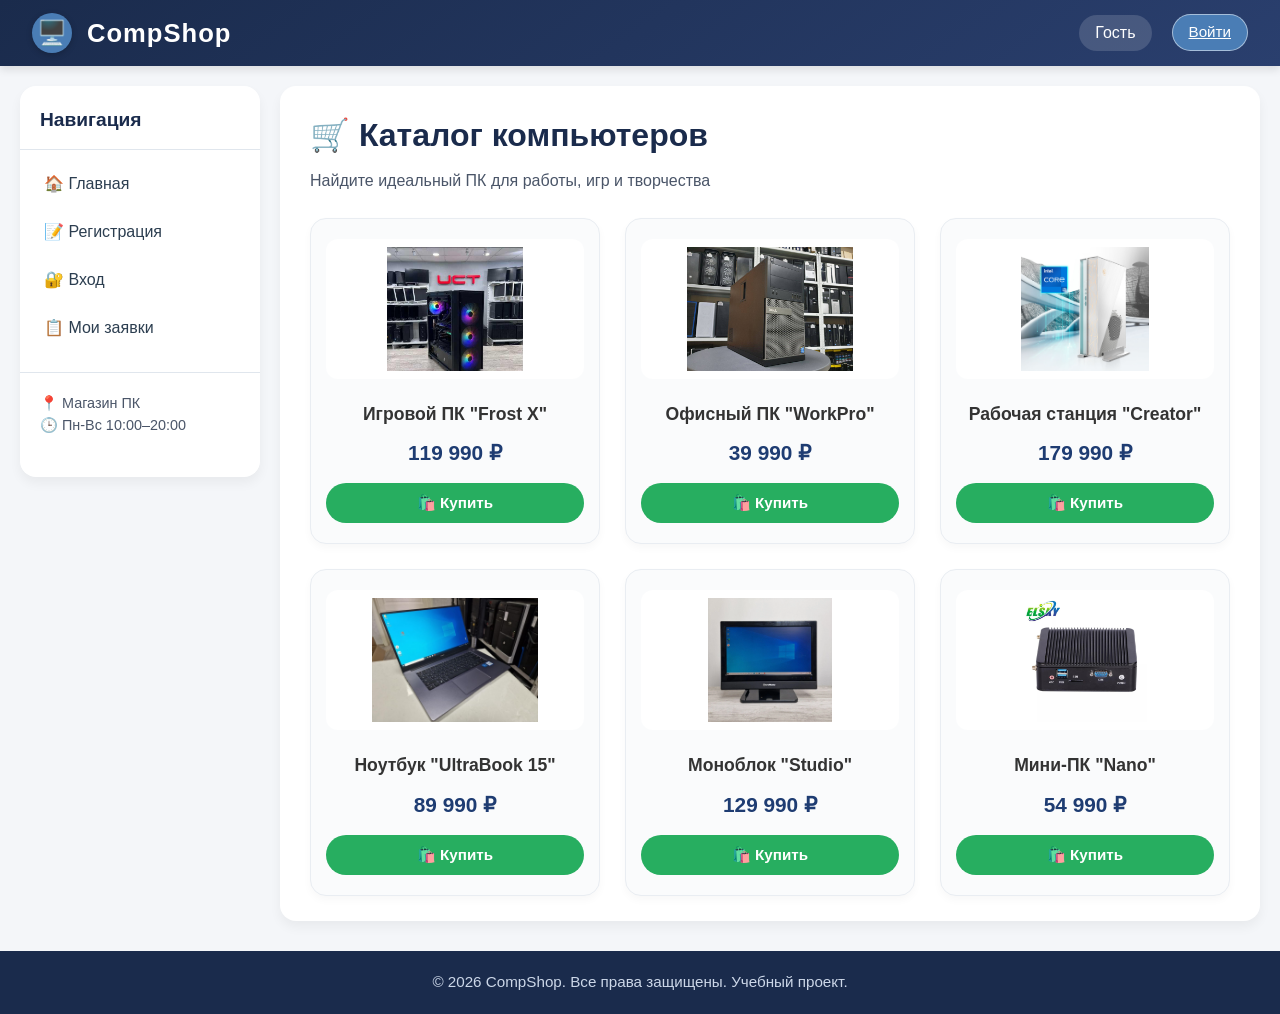
<file: index.html>
<!DOCTYPE html>
<html lang="ru">
<head>
    <meta charset="UTF-8">
    <meta name="viewport" content="width=device-width, initial-scale=1.0, maximum-scale=1.5">
    <title>CompShop — магазин компьютеров</title>
    <link rel="stylesheet" href="style.css">
</head>
<body>
    <!-- Шапка сайта -->
    <header class="header">
        <div class="logo">
            <div class="logo-icon">🖥️</div>
            <span class="logo-text">CompShop</span>
        </div>
        <div class="user-info">
            <span id="userDisplay">Гость</span>
            <button id="logoutBtn" class="btn-logout" style="display: none;">Выйти</button>
            <a href="login.html" id="loginLink" class="btn-logout" style="background: #4a7db5;">Войти</a>
        </div>
    </header>

    <div class="container">
        <!-- Вертикальное меню -->
        <nav class="vertical-menu">
            <div class="menu-title">Навигация</div>
            <ul>
                <li><a href="index.html">🏠 Главная</a></li>
                <li><a href="register.html">📝 Регистрация</a></li>
                <li><a href="login.html">🔐 Вход</a></li>
                <li><a href="create_request.html">📋 Мои заявки</a></li>
            </ul>
            <div style="padding: 20px; margin-top: 10px; border-top: 1px solid #e0e6ed;">
                <p style="font-size: 0.9rem; color: #4a5568;">📍 Магазин ПК<br>🕒 Пн-Вс 10:00–20:00</p>
            </div>
        </nav>

        <!-- Основной контент: каталог товаров -->
        <main class="content">
            <h1>🛒 Каталог компьютеров</h1>
            <p style="margin-bottom: 25px; color: #4a5568;">Найдите идеальный ПК для работы, игр и творчества</p>

            <div class="catalog-grid" id="catalogContainer">
                <!-- Карточки генерируются через JS, либо можно статично -->
            </div>
        </main>
    </div>

    <!-- Подвал -->
    <footer class="footer">
        © 2026 CompShop. Все права защищены. Учебный проект.
    </footer>

    <script src="script.js"></script>
    <script>
        // Рендер каталога (можно и статично, но для гибкости сделаем через JS)
        const catalogData = [
            { id: 1, name: 'Игровой ПК "Frost X"', price: '119 990 ₽', img: 'images/pc1.png' },
            { id: 2, name: 'Офисный ПК "WorkPro"', price: '39 990 ₽', img: 'images/pc2.png' },
            { id: 3, name: 'Рабочая станция "Creator"', price: '179 990 ₽', img: 'images/pc3.png' },
            { id: 4, name: 'Ноутбук "UltraBook 15"', price: '89 990 ₽', img: 'images/notebook1.png' },
            { id: 5, name: 'Моноблок "Studio"', price: '129 990 ₽', img: 'images/aio.png' },
            { id: 6, name: 'Мини-ПК "Nano"', price: '54 990 ₽', img: 'images/minipc.png' }
        ];

        const container = document.getElementById('catalogContainer');
        if (container) {
            catalogData.forEach(p => {
                const card = document.createElement('div');
                card.className = 'product-card';
                card.innerHTML = `
                    <img src="${p.img}" alt="${p.name}" class="product-image" onerror="this.src='https://via.placeholder.com/200x140/2a3f6e/ffffff?text=${encodeURIComponent(p.name)}'">
                    <div class="product-title">${p.name}</div>
                    <div class="product-price">${p.price}</div>
                    <button class="btn-add" data-id="${p.id}" data-name="${p.name}" data-price="${p.price}">🛍️ Купить</button>
                `;
                container.appendChild(card);
            });
        }

        // Обработчик кнопок "Купить" (демонстрация, можно расширить)
        document.addEventListener('click', (e) => {
            if (e.target.classList.contains('btn-add')) {
                const name = e.target.dataset.name;
                alert(`Товар "${name}" добавлен в корзину (демо). Для оформления заявки перейдите в "Мои заявки".`);
            }
        });
    </script>
</body>
</html>
</file>
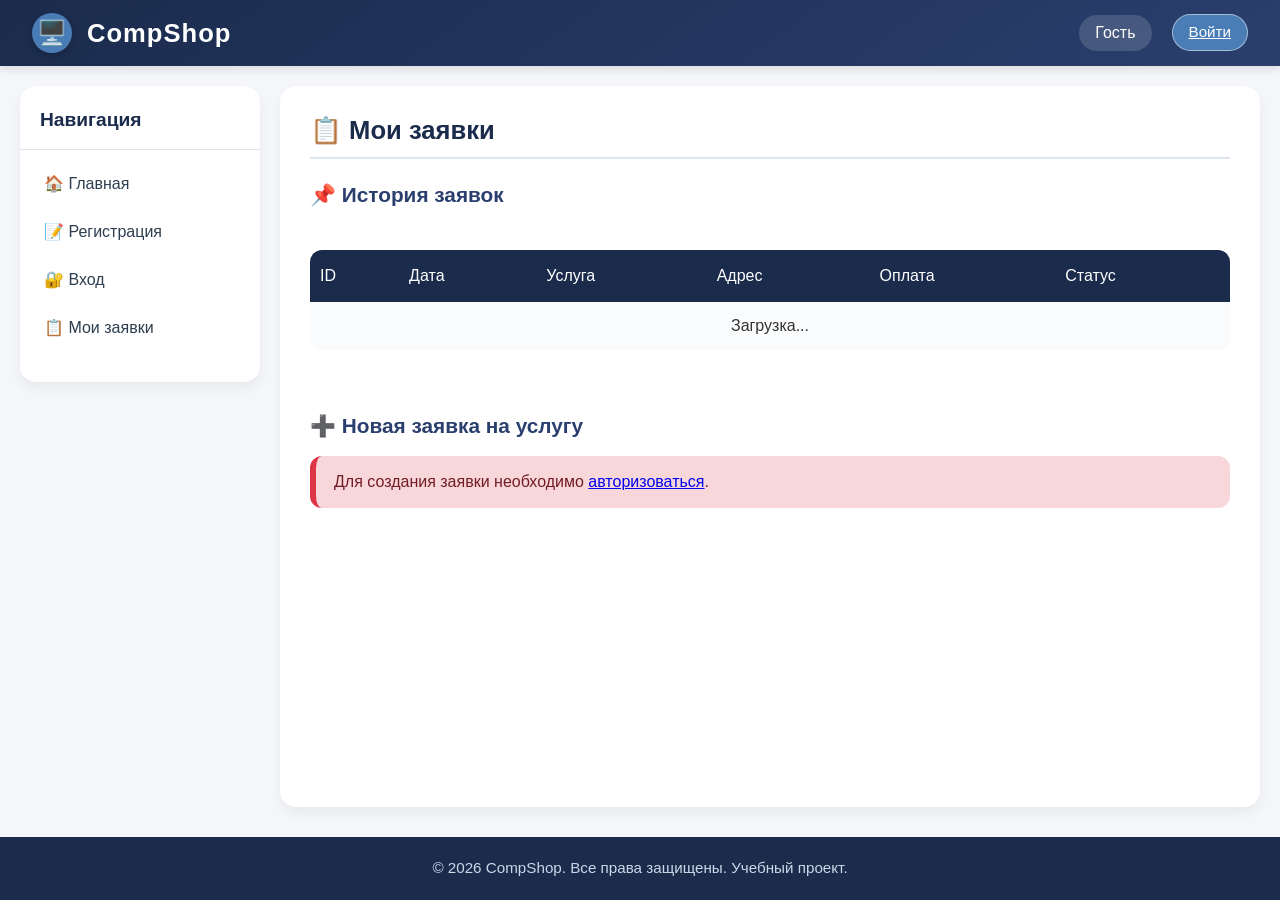
<file: create_request.html>
<!DOCTYPE html>
<html lang="ru">
<head>
    <meta charset="UTF-8">
    <meta name="viewport" content="width=device-width, initial-scale=1.0">
    <title>Мои заявки — CompShop</title>
    <link rel="stylesheet" href="style.css">
</head>
<body>
    <header class="header">
        <div class="logo">
            <div class="logo-icon">🖥️</div>
            <span class="logo-text">CompShop</span>
        </div>
        <div class="user-info">
            <span id="userDisplay">Гость</span>
            <button id="logoutBtn" class="btn-logout" style="display: none;">Выйти</button>
            <a href="login.html" id="loginLink" class="btn-logout" style="background: #4a7db5;">Войти</a>
        </div>
    </header>

    <div class="container">
        <nav class="vertical-menu">
            <div class="menu-title">Навигация</div>
            <ul>
                <li><a href="index.html">🏠 Главная</a></li>
                <li><a href="register.html">📝 Регистрация</a></li>
                <li><a href="login.html">🔐 Вход</a></li>
                <li><a href="create_request.html">📋 Мои заявки</a></li>
            </ul>
        </nav>

        <main class="content">
            <h2>📋 Мои заявки</h2>
            <div id="requestMessageBox"></div>

            <!-- Таблица с историей заявок -->
            <h3>📌 История заявок</h3>
            <div style="overflow-x: auto;">
                <table class="requests-table" id="requestsTable">
                    <thead>
                        <tr><th>ID</th><th>Дата</th><th>Услуга</th><th>Адрес</th><th>Оплата</th><th>Статус</th></tr>
                    </thead>
                    <tbody id="requestsBody">
                        <tr><td colspan="6" style="text-align:center;">Загрузка...</td></tr>
                    </tbody>
                </table>
            </div>

            <!-- Форма создания новой заявки (только для авторизованных) -->
            <h3 style="margin-top: 35px;">➕ Новая заявка на услугу</h3>
            <div id="unauthorizedMessage" style="display: none;" class="notification error">
                Для создания заявки необходимо <a href="login.html">авторизоваться</a>.
            </div>
            <form id="requestForm" style="display: none;">
                <div class="form-group">
                    <label>Адрес *</label>
                    <input type="text" id="address" required placeholder="г. Москва, ул. Примерная, д.1">
                </div>
                <div class="form-group">
                    <label>Контактные данные *</label>
                    <input type="text" id="contact" required placeholder="Телефон или email">
                </div>
                <div class="form-group">
                    <label>Желаемая дата и время *</label>
                    <input type="datetime-local" id="desiredDate" required>
                </div>
                <div class="form-group">
                    <label>Вид услуги *</label>
                    <select id="serviceType" required>
                        <option value="">-- Выберите услугу --</option>
                        <option value="Сборка ПК">Сборка ПК</option>
                        <option value="Диагностика">Диагностика</option>
                        <option value="Ремонт">Ремонт</option>
                        <option value="Установка ПО">Установка ПО</option>
                        <option value="Консультация">Консультация</option>
                    </select>
                </div>
                <div class="form-group">
                    <label>Тип оплаты *</label>
                    <select id="paymentType" required>
                        <option value="">-- Выберите --</option>
                        <option value="Наличные">Наличные</option>
                        <option value="Банковская карта">Банковская карта</option>
                    </select>
                </div>
                <button type="submit" class="btn-primary">Отправить заявку</button>
            </form>
        </main>
    </div>

    <footer class="footer">
        © 2026 CompShop. Все права защищены. Учебный проект.
    </footer>

    <script src="script.js"></script>
</body>
</html>
</file>
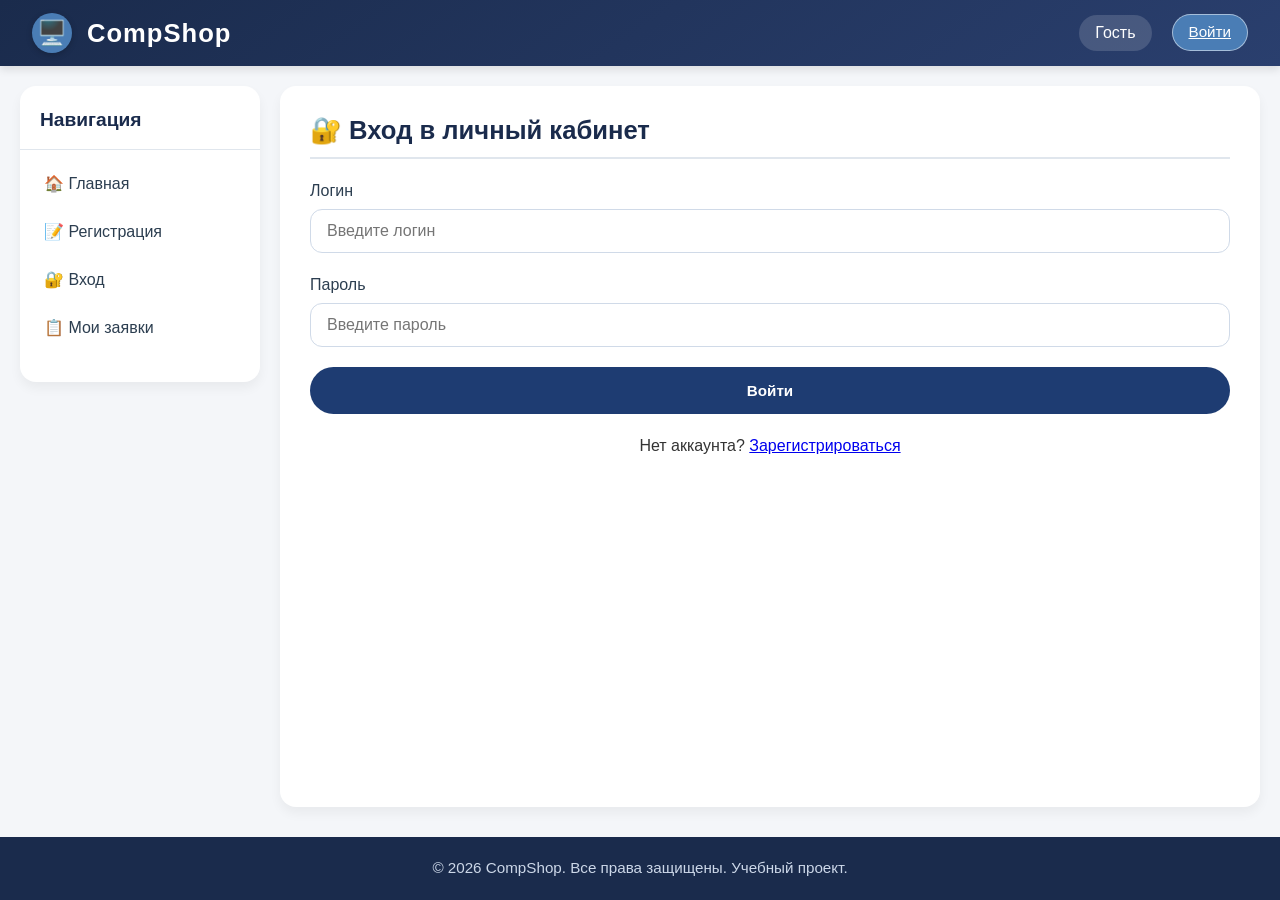
<file: login.html>
<!DOCTYPE html>
<html lang="ru">
<head>
    <meta charset="UTF-8">
    <meta name="viewport" content="width=device-width, initial-scale=1.0">
    <title>Вход — CompShop</title>
    <link rel="stylesheet" href="style.css">
</head>
<body>
    <header class="header">
        <div class="logo">
            <div class="logo-icon">🖥️</div>
            <span class="logo-text">CompShop</span>
        </div>
        <div class="user-info">
            <span id="userDisplay">Гость</span>
            <button id="logoutBtn" class="btn-logout" style="display: none;">Выйти</button>
            <a href="login.html" id="loginLink" class="btn-logout" style="background: #4a7db5;">Войти</a>
        </div>
    </header>

    <div class="container">
        <nav class="vertical-menu">
            <div class="menu-title">Навигация</div>
            <ul>
                <li><a href="index.html">🏠 Главная</a></li>
                <li><a href="register.html">📝 Регистрация</a></li>
                <li><a href="login.html">🔐 Вход</a></li>
                <li><a href="create_request.html">📋 Мои заявки</a></li>
            </ul>
        </nav>

        <main class="content">
            <h2>🔐 Вход в личный кабинет</h2>
            <div id="loginMessageBox"></div>

            <form id="loginForm">
                <div class="form-group">
                    <label>Логин</label>
                    <input type="text" id="loginUsername" required placeholder="Введите логин">
                </div>
                <div class="form-group">
                    <label>Пароль</label>
                    <input type="password" id="loginPassword" required placeholder="Введите пароль">
                </div>
                <button type="submit" class="btn-primary" style="width: 100%; padding: 14px;">Войти</button>
                <p style="margin-top: 20px; text-align: center;">Нет аккаунта? <a href="register.html">Зарегистрироваться</a></p>
            </form>
        </main>
    </div>

    <footer class="footer">
        © 2026 CompShop. Все права защищены. Учебный проект.
    </footer>

    <script src="script.js"></script>
</body>
</html>
</file>
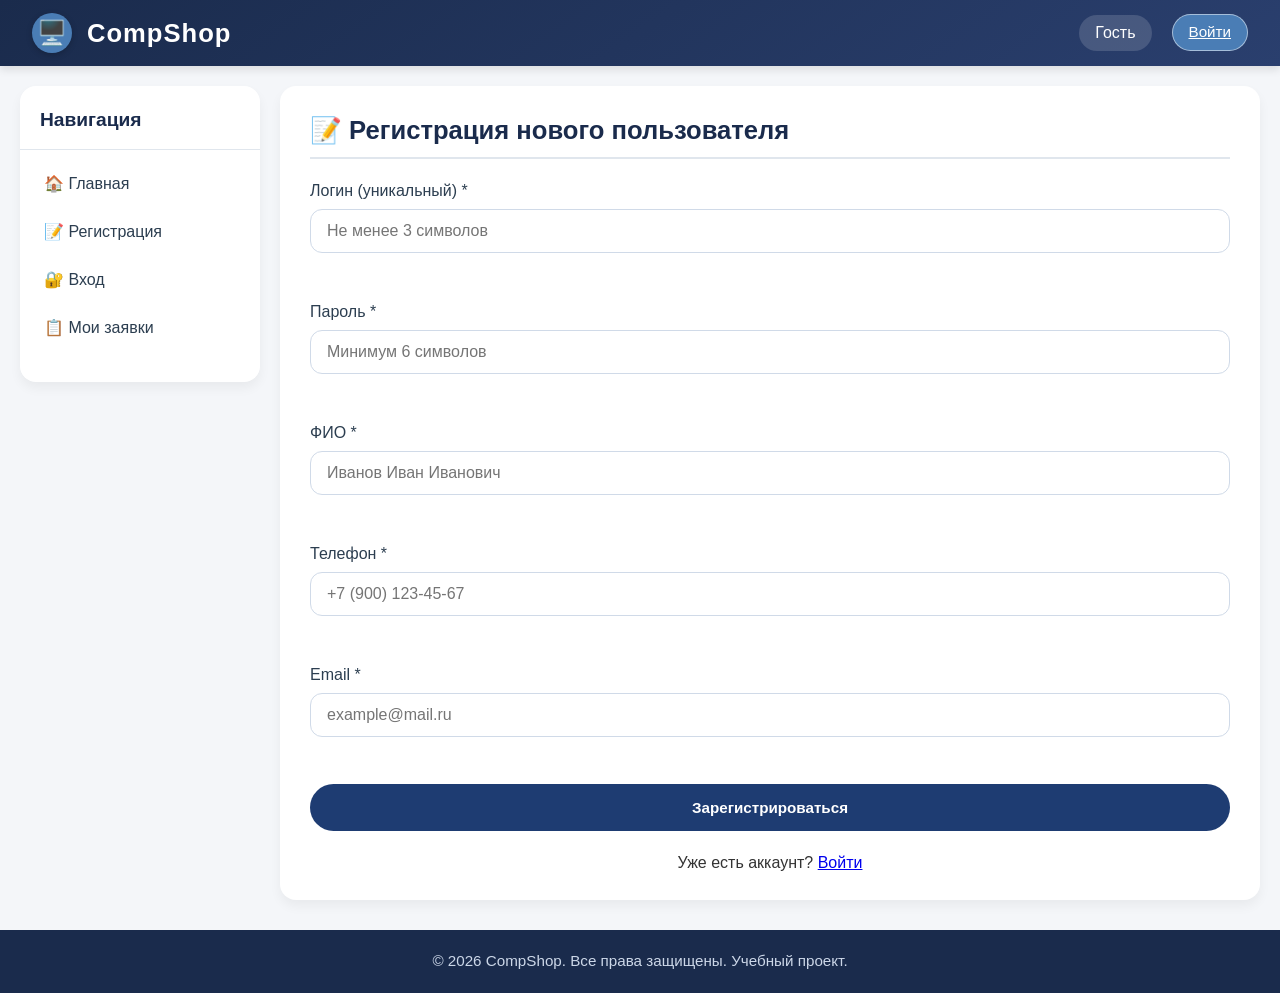
<file: register.html>
<!DOCTYPE html>
<html lang="ru">
<head>
    <meta charset="UTF-8">
    <meta name="viewport" content="width=device-width, initial-scale=1.0">
    <title>Регистрация — CompShop</title>
    <link rel="stylesheet" href="style.css">
</head>
<body>
    <header class="header">
        <div class="logo">
            <div class="logo-icon">🖥️</div>
            <span class="logo-text">CompShop</span>
        </div>
        <div class="user-info">
            <span id="userDisplay">Гость</span>
            <button id="logoutBtn" class="btn-logout" style="display: none;">Выйти</button>
            <a href="login.html" id="loginLink" class="btn-logout" style="background: #4a7db5;">Войти</a>
        </div>
    </header>

    <div class="container">
        <nav class="vertical-menu">
            <div class="menu-title">Навигация</div>
            <ul>
                <li><a href="index.html">🏠 Главная</a></li>
                <li><a href="register.html">📝 Регистрация</a></li>
                <li><a href="login.html">🔐 Вход</a></li>
                <li><a href="create_request.html">📋 Мои заявки</a></li>
            </ul>
        </nav>

        <main class="content">
            <h2>📝 Регистрация нового пользователя</h2>
            <div id="messageBox"></div>

            <form id="registerForm">
                <div class="form-group">
                    <label>Логин (уникальный) *</label>
                    <input type="text" id="regLogin" required minlength="3" placeholder="Не менее 3 символов">
                    <div class="error-message" id="loginError"></div>
                </div>
                <div class="form-group">
                    <label>Пароль *</label>
                    <input type="password" id="regPassword" required minlength="6" placeholder="Минимум 6 символов">
                    <div class="error-message" id="passwordError"></div>
                </div>
                <div class="form-group">
                    <label>ФИО *</label>
                    <input type="text" id="regFullName" required placeholder="Иванов Иван Иванович">
                    <div class="error-message" id="fullnameError"></div>
                </div>
                <div class="form-group">
                    <label>Телефон *</label>
                    <input type="tel" id="regPhone" required placeholder="+7 (900) 123-45-67">
                    <div class="error-message" id="phoneError"></div>
                </div>
                <div class="form-group">
                    <label>Email *</label>
                    <input type="email" id="regEmail" required placeholder="example@mail.ru">
                    <div class="error-message" id="emailError"></div>
                </div>

                <button type="submit" class="btn-primary" style="width: 100%; padding: 14px;">Зарегистрироваться</button>
                <p style="margin-top: 20px; text-align: center;">Уже есть аккаунт? <a href="login.html">Войти</a></p>
            </form>
        </main>
    </div>

    <footer class="footer">
        © 2026 CompShop. Все права защищены. Учебный проект.
    </footer>

    <script src="script.js"></script>
</body>
</html>
</file>
<file: style.css>
/* style.css */
* {
    box-sizing: border-box;
    margin: 0;
    padding: 0;
}

body {
    font-family: 'Segoe UI', Tahoma, Geneva, Verdana, sans-serif;
    background: #f4f6f9;
    color: #333;
    line-height: 1.5;
    min-height: 100vh;
    display: flex;
    flex-direction: column;
}

/* Шапка */
.header {
    background: linear-gradient(145deg, #1a2b4c, #2a3f6e);
    color: white;
    padding: 0.8rem 2rem;
    display: flex;
    align-items: center;
    justify-content: space-between;
    box-shadow: 0 4px 8px rgba(0,0,0,0.1);
}

.logo {
    display: flex;
    align-items: center;
    gap: 15px;
}

.logo-icon {
    width: 40px;
    height: 40px;
    background: #4a7db5;
    border-radius: 50%;
    display: flex;
    align-items: center;
    justify-content: center;
    font-size: 24px;
    font-weight: bold;
    color: #1a2b4c;
    box-shadow: 0 2px 6px rgba(0,0,0,0.2);
}

.logo-text {
    font-size: 1.6rem;
    font-weight: 600;
    letter-spacing: 1px;
}

.user-info {
    display: flex;
    align-items: center;
    gap: 20px;
}

#userDisplay {
    font-weight: 500;
    background: rgba(255,255,255,0.15);
    padding: 6px 16px;
    border-radius: 30px;
    font-size: 1rem;
}

.btn-logout {
    background: rgba(255,255,255,0.2);
    border: 1px solid rgba(255,255,255,0.5);
    color: white;
    padding: 6px 16px;
    border-radius: 30px;
    cursor: pointer;
    transition: all 0.2s;
    font-weight: 500;
    font-size: 0.95rem;
}

.btn-logout:hover {
    background: #e74c3c;
    border-color: #e74c3c;
}

/* Основной контейнер: вертикальное меню + контент */
.container {
    display: flex;
    flex: 1;
    max-width: 1400px;
    margin: 0 auto;
    width: 100%;
    padding: 20px 20px 0 20px;
    gap: 20px;
}

/* Вертикальное меню */
.vertical-menu {
    width: 240px;
    background: white;
    border-radius: 16px;
    box-shadow: 0 6px 12px rgba(0,0,0,0.05);
    padding: 20px 0;
    height: fit-content;
    position: sticky;
    top: 20px;
    flex-shrink: 0;
}

.menu-title {
    font-size: 1.2rem;
    font-weight: 600;
    padding: 0 20px 15px;
    border-bottom: 1px solid #e0e6ed;
    color: #1a2b4c;
}

.vertical-menu ul {
    list-style: none;
    padding: 10px 0;
}

.vertical-menu li a {
    display: block;
    padding: 12px 20px;
    color: #2c3e50;
    text-decoration: none;
    font-weight: 500;
    transition: all 0.2s;
    border-left: 4px solid transparent;
}

.vertical-menu li a:hover {
    background: #ecf0f5;
    border-left: 4px solid #2a3f6e;
    color: #1a2b4c;
}

/* Основной контент */
.content {
    flex: 1;
    background: white;
    border-radius: 16px;
    box-shadow: 0 6px 12px rgba(0,0,0,0.05);
    padding: 25px 30px;
    margin-bottom: 20px;
}

h1 {
    font-size: 2rem;
    font-weight: 600;
    margin-bottom: 10px;
    color: #1a2b4c;
}

h2 {
    font-size: 1.6rem;
    font-weight: 600;
    margin-bottom: 20px;
    color: #1a2b4c;
    border-bottom: 2px solid #e0e6ed;
    padding-bottom: 8px;
}

h3 {
    font-size: 1.3rem;
    font-weight: 600;
    margin-bottom: 15px;
    color: #2a3f6e;
}

/* Каталог товаров */
.catalog-grid {
    display: grid;
    grid-template-columns: repeat(auto-fill, minmax(220px, 1fr));
    gap: 25px;
    margin-top: 20px;
}

.product-card {
    background: #fafbfc;
    border-radius: 16px;
    padding: 20px 15px;
    box-shadow: 0 4px 8px rgba(0,0,0,0.03);
    transition: transform 0.2s, box-shadow 0.2s;
    border: 1px solid #e9edf2;
    text-align: center;
}

.product-card:hover {
    transform: translateY(-4px);
    box-shadow: 0 12px 20px rgba(0,0,0,0.08);
}

.product-image {
    width: 100%;
    height: 140px;
    object-fit: contain;
    margin-bottom: 15px;
    background: white;
    border-radius: 12px;
    padding: 8px;
}

.product-title {
    font-weight: 600;
    margin-bottom: 8px;
    font-size: 1.1rem;
}

.product-price {
    font-size: 1.3rem;
    font-weight: 700;
    color: #1e3c72;
    margin: 10px 0;
}

.btn-primary, .btn-secondary, .btn-add {
    background: #1e3c72;
    color: white;
    border: none;
    padding: 10px 16px;
    border-radius: 40px;
    font-weight: 600;
    cursor: pointer;
    transition: background 0.2s;
    font-size: 0.95rem;
    display: inline-block;
    text-decoration: none;
    border: 1px solid transparent;
}

.btn-primary:hover {
    background: #2a4f8c;
}

.btn-secondary {
    background: white;
    color: #1e3c72;
    border: 1px solid #1e3c72;
}

.btn-secondary:hover {
    background: #eef3fc;
}

.btn-add {
    background: #27ae60;
    margin-top: 5px;
    width: 100%;
}

.btn-add:hover {
    background: #2ecc71;
}

/* Формы */
.form-group {
    margin-bottom: 20px;
}

label {
    display: block;
    margin-bottom: 6px;
    font-weight: 500;
    color: #2c3e50;
}

input, select, textarea {
    width: 100%;
    padding: 12px 16px;
    border: 1.5px solid #d0dae8;
    border-radius: 12px;
    font-size: 1rem;
    transition: border 0.2s, box-shadow 0.2s;
    background: white;
}

input:focus, select:focus, textarea:focus {
    outline: none;
    border-color: #1e3c72;
    box-shadow: 0 0 0 3px rgba(30,60,114,0.15);
}

.error-message {
    color: #e74c3c;
    font-size: 0.9rem;
    margin-top: 5px;
    min-height: 22px;
}

/* Таблица заявок */
.requests-table {
    width: 100%;
    border-collapse: collapse;
    margin: 25px 0;
    background: #fafbfc;
    border-radius: 12px;
    overflow: hidden;
}

.requests-table th {
    background: #1a2b4c;
    color: white;
    padding: 14px 10px;
    text-align: left;
    font-weight: 500;
}

.requests-table td {
    padding: 12px 10px;
    border-bottom: 1px solid #e0e6ed;
}

.requests-table tr:last-child td {
    border-bottom: none;
}

/* Подвал */
.footer {
    background: #1a2b4c;
    color: #ccd7e8;
    text-align: center;
    padding: 20px;
    margin-top: 10px;
    font-size: 0.95rem;
}

/* Уведомления */
.notification {
    padding: 14px 18px;
    border-radius: 12px;
    margin-bottom: 20px;
    font-weight: 500;
}

.notification.success {
    background: #d5f5e3;
    color: #1e7e34;
    border-left: 6px solid #28a745;
}

.notification.error {
    background: #f8d7da;
    color: #721c24;
    border-left: 6px solid #dc3545;
}

/* Адаптивность */
@media (max-width: 768px) {
    .container {
        flex-direction: column;
        padding: 15px;
    }
    .vertical-menu {
        width: 100%;
        position: static;
    }
    .header {
        flex-direction: column;
        gap: 12px;
        padding: 1rem;
    }
    .logo-text {
        font-size: 1.3rem;
    }
    h1 {
        font-size: 1.8rem;
    }
}
</file>
